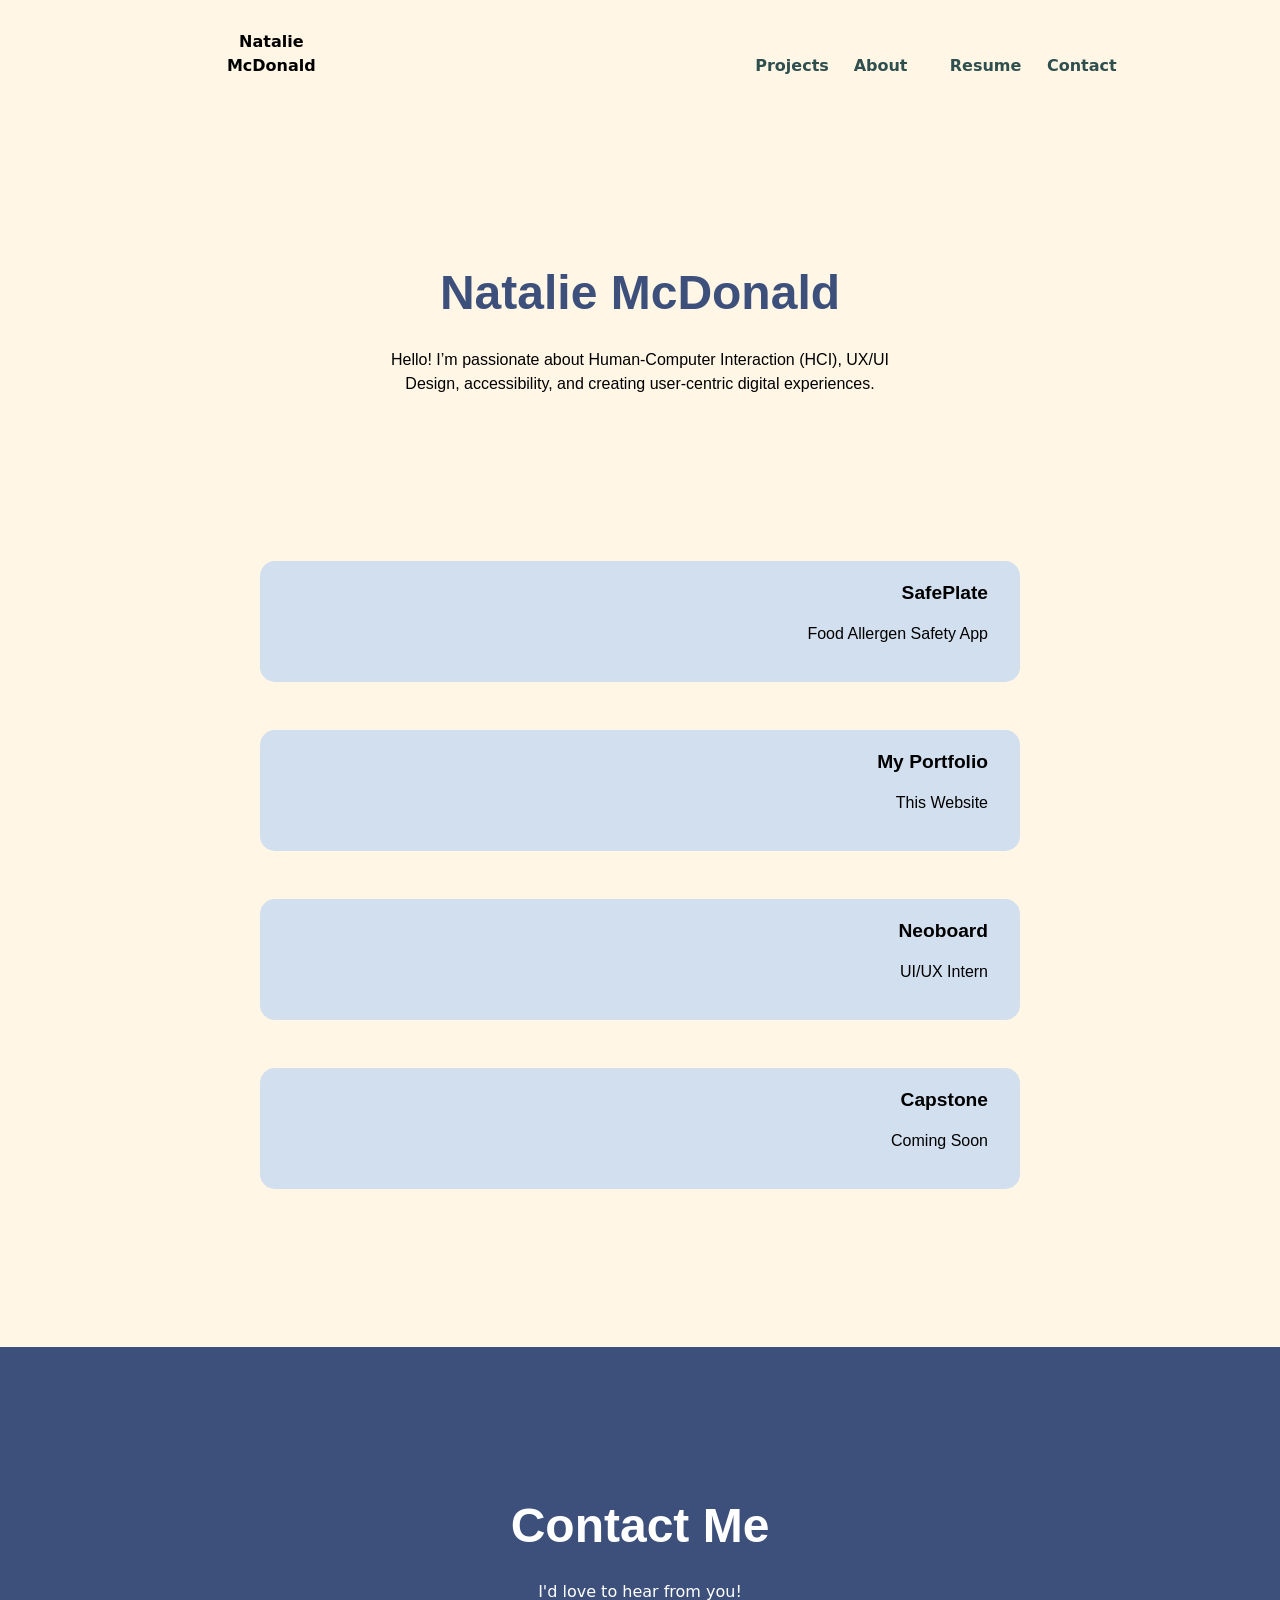
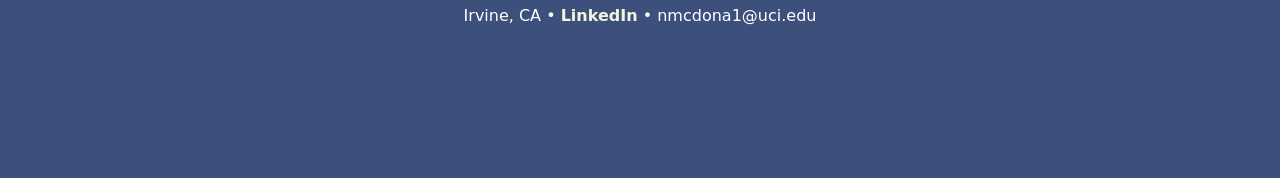
<file: index.html>
<!doctype html>
<html lang="en">

<!--
WRITTEN BY: Natalie McDonald
EMAIL: nmcdona1@uci.edu
-->

<head>
  <meta charset="utf-8">
  <meta name="author" content="Natalie McDonald">
  <meta name="description" content="Projects by Natalie McDonald">
  <meta name="viewport" content="width=device-width, initial-scale=1.0">
  <title>N.McDonald Portfolio</title>
  <link rel="stylesheet" href="bootstrap.min.css">
  <link rel="stylesheet" href="mainStyleSheet.css">
</head>

<body>
  <header>
    <!--
      The navigation bar at the top
      My name at the left, then at the right: Projects, About Me, Resume, Contact
    -->
    <div class="topNav container d-block d-sm-block">
      <ul>
        <!-- Name takes up 2 cols with a 2 col offset (cols 3 & 4) -->
        <li class="col-md-2 offset-md-1" id="topNavName"><strong>Natalie McDonald</strong></li>
        <!-- Pages take up 4 cols with a 2 col offset (cols 7-10) -->
        <li class="col-md-1 offset-md-4"><a href="index.html" class="active">Projects</a></li>
        <li class="col-md-1"><a href="about.html">About</a></li>
        <li class="col-md-1"><a href="resume.html">Resume</a></li>
        <li class="col-md-1"><a href="index.html#contact-section">Contact</a></li>
      </ul>
    </div>
  </header>


  <!-- 
    LANDING PAGE
    The main landing page section
    Includes the title and small description
  -->
  <div class = "justify-content-center">
    <div class="mainTitle container d-block d-sm-block">
      <div class = "row">
        <h1 class="nameH1 col-sm-8 offset-sm-2">Natalie McDonald</h1>
        <p class = "nameDes col-sm-6 offset-sm-3">Hello! I’m passionate about Human-Computer Interaction (HCI), UX/UI Design, accessibility, 
          and creating user-centric digital experiences.
        </p>
      </div>
    </div>
  </div>

  <!-- PROJECTS CONTAINER -->
  <div class="container d-block d-sm-block">

    <!-- PROJECT ONE-->
    <div class="row justify-content-center mb-2">
      <div class="project col-md-8 col-10" id="projectOne">
        <h2 class="projectTitle">SafePlate</h2>
        <p class="projectDes">
          Food Allergen Safety App
        </p>
      </div>
    </div>
    

    <!-- PROJECT TWO-->
    <div class="row justify-content-center mb-2"> 
      <div class="project col-md-8 col-10" id="projectTwo">
        <h2 class="projectTitle">My Portfolio</h2>
        <p class="projectDes">
          This Website
        </p>
      </div>
    </div>
    

    <!-- PROJECT THREE-->
    <div class="row justify-content-center mb-2">
      <div class="project col-md-8 col-10" id="projectThree">
        <h2 class="projectTitle">Neoboard</h2>
        <p class="projectDes">
          UI/UX Intern
        </p>
      </div>
    </div>

    <!-- PROJECT FOUR-->
    <div class="row justify-content-center mb-2">
      <div class="project col-md-8 col-10" id="projectFour">
        <h2 class="projectTitle">Capstone</h2>
        <p class="projectDes">
          Coming Soon
        </p>
      </div>
    </div>

  </div>

    <!-- CONTACT SECTION-->
  <div class="contact-section container-fluid d-block d-sm-block col-sm-12" id ="contact-section">
    <div class="row justify-content-center">
      <h2 class="contactH2 col-sm-8">Contact Me</h2>
      <p class="contactDes col-sm-6">I'd love to hear from you!<br>
          Irvine, CA • <a id="contact-li-link" href="https://www.linkedin.com/in/mcdonald-nat" rel="external">LinkedIn</a> • nmcdona1@uci.edu
      </p>
    </div>
  </div>


</body>

</html>
</file>
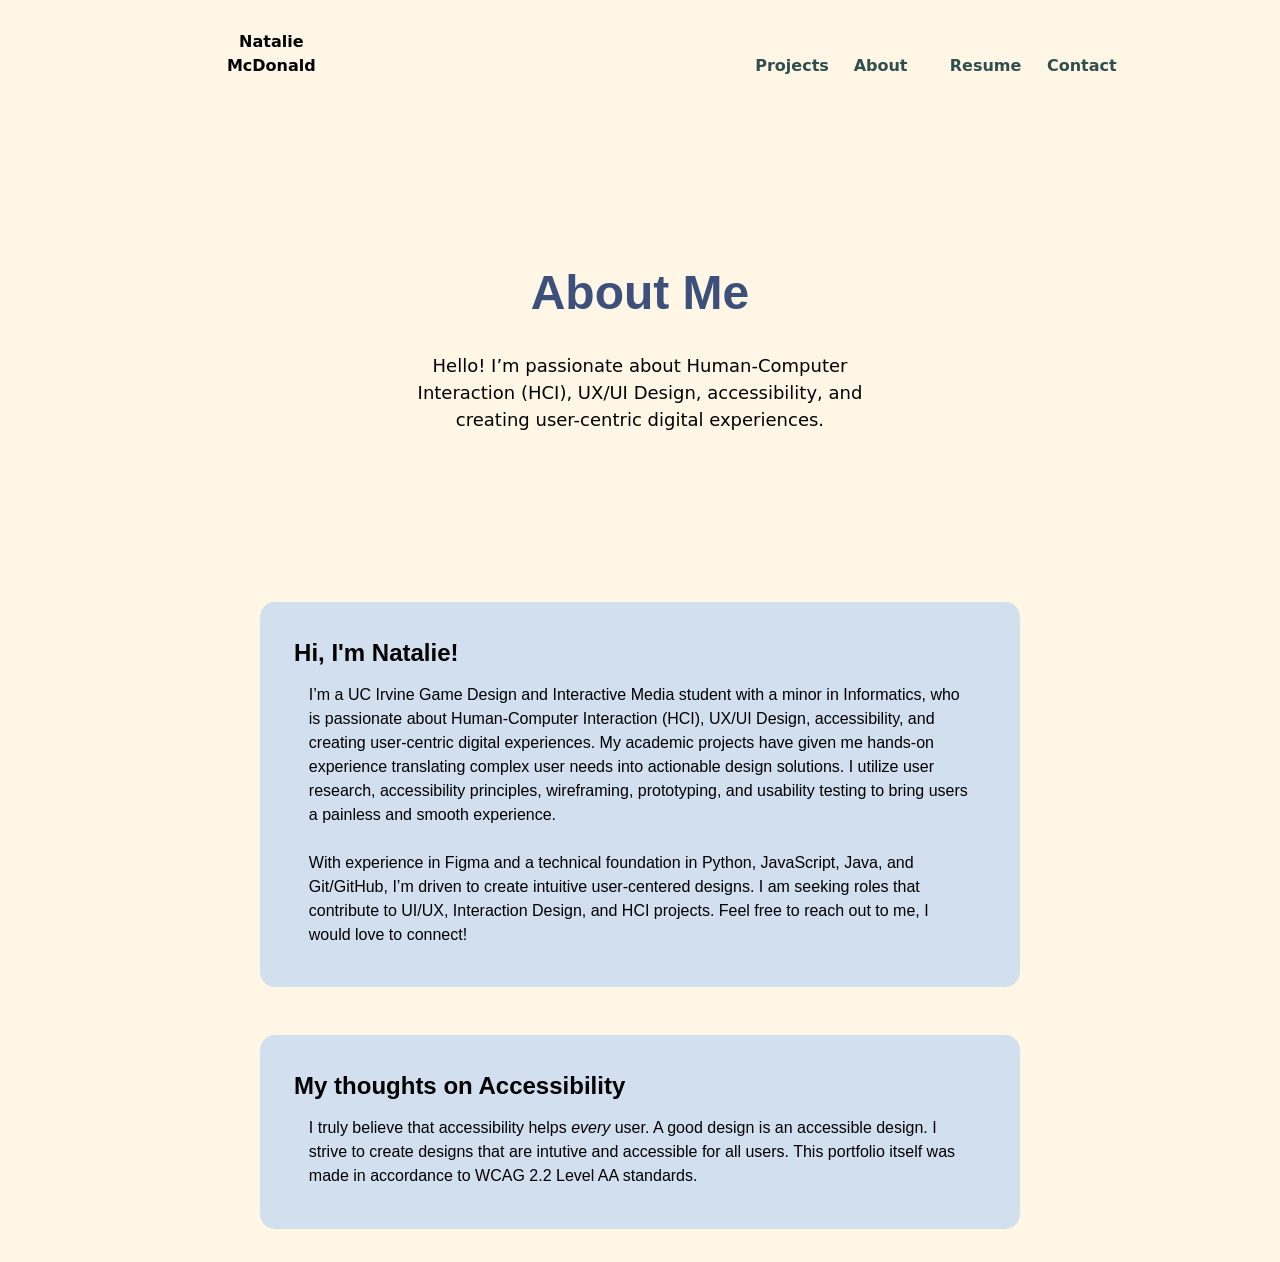
<file: about.html>
<!doctype html>
<html lang="en">

<!--
WRITTEN BY: Natalie McDonald
EMAIL: nmcdona1@uci.edu
-->

<head>
  <meta charset="utf-8">
  <meta name="author" content="Natalie McDonald">
  <meta name="description" content="About Natalie McDonald">
  <meta name="viewport" content="width=device-width, initial-scale=1.0">
  <title>N.McDonald Portfolio - About</title>
  <link rel="stylesheet" href="bootstrap.min.css">
  <link rel="stylesheet" href="aboutStyleSheet.css">
</head>

<body>

  <header>
    <!--
      The navigation bar at the top
      My name at the left, then at the right: Projects, About Me, Resume, Contact
    -->
    <div class="topNav container d-block d-sm-block">
      <ul>
        <!-- Name takes up 2 cols with a 2 col offset (cols 3 & 4) -->
        <li class="col-md-2 offset-md-1" id="topNavName"><strong>Natalie McDonald</strong></li>
        <!-- Pages take up 4 cols with a 2 col offset (cols 7-10) -->
        <li class="col-md-1 offset-md-4"><a href="index.html" class="active">Projects</a></li>
        <li class="col-md-1"><a href="about.html">About</a></li>
        <li class="col-md-1"><a href="resume.html">Resume</a></li>
        <li class="col-md-1"><a href="index.html#contact-section">Contact</a></li>
      </ul>
    </div>
  </header>

  
    <!-- ABOUT TITLE -->
    <div class = "row justify-content-center">
    <div class="container d-block d-sm-block col-md-8">
        <h1 class="aboutH1 col-md-8 offset-md-2 col-10 offset-1" id="aboutH1"><strong>About Me</strong></h1>
        <p class="aboutDes col-md-8 offset-md-2 col-10 offset-1" id="aboutH1Des"> 
            Hello! I’m passionate about Human-Computer Interaction (HCI), UX/UI Design, accessibility, 
        and creating user-centric digital experiences.
        </p>
    </div>
    </div>

  <!-- ABOUT CONTAINER -->
  <div class="container d-block d-sm-block">

    <!-- ABOUT ME-->
    <div class="row justify-content-center mb-2">
      <div class="aboutHolder col-md-8 col-10">
        <h2 class="aboutTitle"><strong>Hi, I'm Natalie!</strong></h2>
        <p class="aboutDes">
            I’m a UC Irvine Game Design and Interactive Media student with a minor in Informatics, who is passionate about Human-Computer Interaction (HCI), 
            UX/UI Design, accessibility, and creating user-centric digital experiences. 
            My academic projects have given me hands-on experience translating complex user needs into actionable design solutions.
            I utilize user research, accessibility principles, wireframing, prototyping, and usability testing to bring users a painless and smooth experience. <br><br>
            With experience in Figma and a technical foundation in Python, JavaScript, Java, and Git/GitHub, I’m driven to create intuitive user-centered designs. 
            I am seeking roles that contribute to UI/UX, Interaction Design, and HCI projects. Feel free to reach out to me, I would love to connect!
      </div>
    </div>

    <!-- ACCESSIBILITY-->
    <div class="row justify-content-center mb-2">
      <div class="aboutHolder col-md-8 col-10">
        <h2 class="aboutTitle"><strong>My thoughts on Accessibility</strong></h2>
        <p class="aboutDes">
            I truly believe that accessibility helps <em>every</em> user. A good design is an accessible design.
            I strive to create designs that are intutive and accessible for all users. This portfolio itself was made in
            accordance to WCAG 2.2 Level AA standards. 
      </div>
    </div>


  </div>

</body>
</html>
</file>
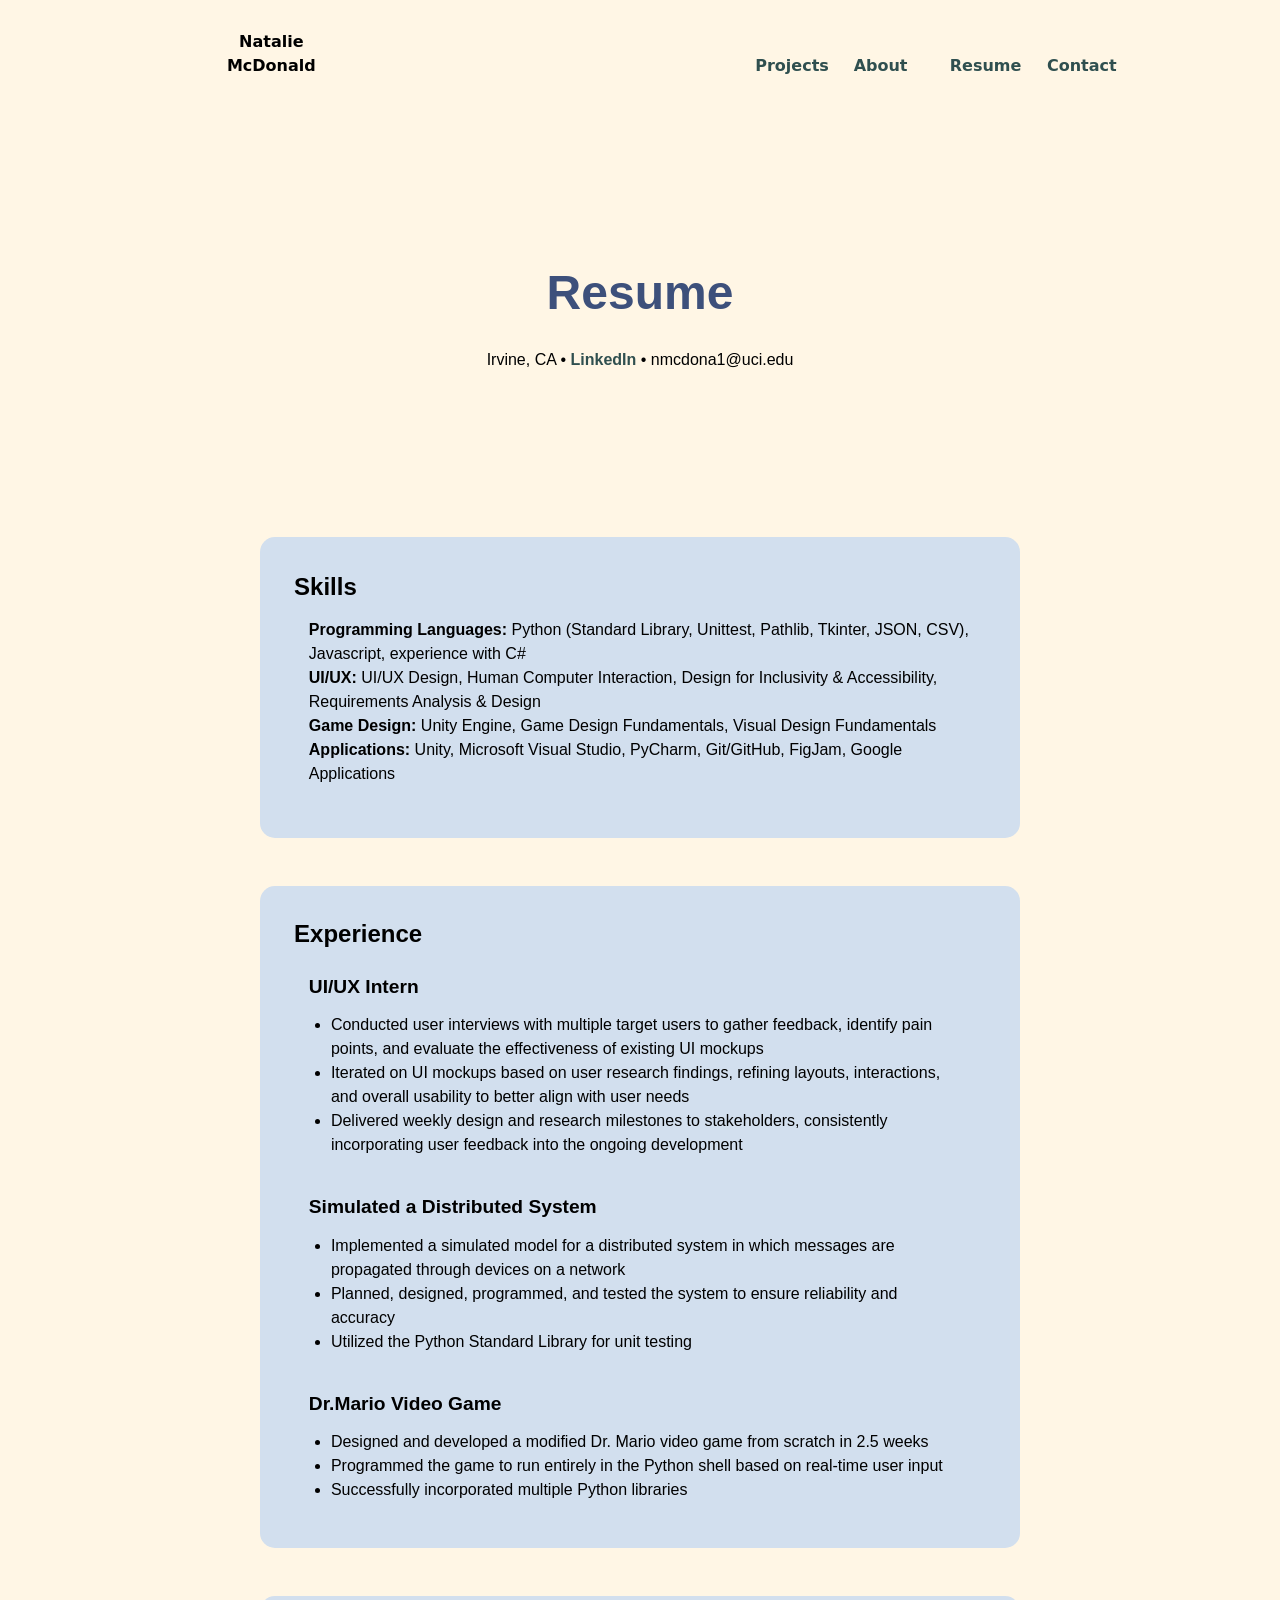
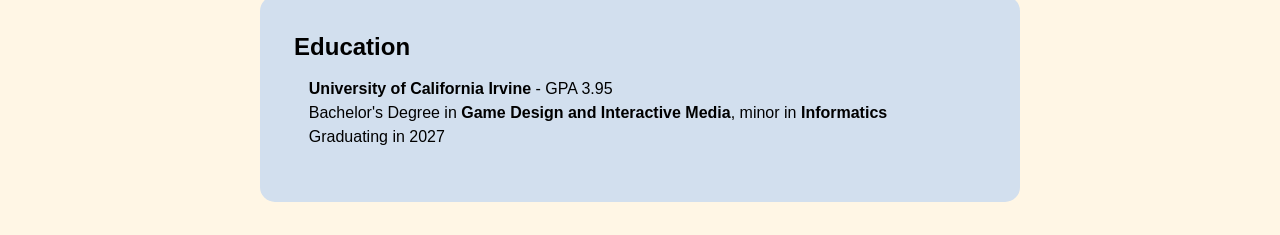
<file: resume.html>
<!doctype html>
<html lang="en">

<!--
WRITTEN BY: Natalie McDonald
EMAIL: nmcdona1@uci.edu
-->

<head>
  <meta charset="utf-8">
  <meta name="author" content="Natalie McDonald">
  <meta name="description" content="Resume of Natalie McDonald">
  <meta name="viewport" content="width=device-width, initial-scale=1.0">
  <title>N.McDonald Portfolio - Resume</title>
  <link rel="stylesheet" href="bootstrap.min.css">
  <link rel="stylesheet" href="resumeStyleSheet.css">
</head>


<body>
  <header>
    <!--
      The navigation bar at the top
      My name at the left, then at the right: Projects, About Me, Resume, Contact
    -->
    <div class="topNav container d-block d-sm-block">
      <ul>
        <!-- Name takes up 2 cols with a 2 col offset (cols 3 & 4) -->
        <li class="col-md-2 offset-md-1" id="topNavName"><strong>Natalie McDonald</strong></li>
        <!-- Pages take up 4 cols with a 2 col offset (cols 7-10) -->
        <li class="col-md-1 offset-md-4"><a href="index.html" class="active">Projects</a></li>
        <li class="col-md-1"><a href="about.html">About</a></li>
        <li class="col-md-1"><a href="resume.html">Resume</a></li>
        <li class="col-md-1"><a href="index.html#contact-section">Contact</a></li>
      </ul>
    </div>
  </header>


    <!-- RESUME TITLE -->
  <div class = "row justify-content-center">
    <div class="resumeTitle container d-block d-sm-block col-md-8 col-10">
      <h1 id="resumeH1"><strong>Resume</strong></h1>
      <p id="resumeDes"> 
          Irvine, CA • <a id="liLink" href="https://www.linkedin.com/in/mcdonald-nat">LinkedIn</a> • nmcdona1@uci.edu
      </p>
    </div>
  </div>

  <!-- SKILLS CONTAINER -->
  <div class="container d-block d-sm-block">

    <!-- SKILLS-->
    <div class="row justify-content-center mb-2">
      <div class="skillsHolder col-md-8 col-10">
        <h2 id="skillsTitle"><strong>Skills</strong></h2>
        <p id="skillsDes">
            <strong>Programming Languages: </strong>Python (Standard Library, Unittest, Pathlib, Tkinter, JSON, CSV), Javascript, experience with C#<br>
            <strong>UI/UX: </strong>UI/UX Design, Human Computer Interaction, Design for Inclusivity & Accessibility, Requirements Analysis & Design<br>
            <strong>Game Design: </strong>Unity Engine, Game Design Fundamentals, Visual Design Fundamentals<br>
            <strong>Applications: </strong>Unity, Microsoft Visual Studio, PyCharm, Git/GitHub, FigJam, Google Applications<br>
        </p>
      </div>
    </div>

    <!-- EXPERIENCE-->
    <div class="row justify-content-center mb-2">
      <div class="xpHolder col-md-8 col-10">
        <h2 class="xpH2Title"><strong>Experience</strong></h2>
            <h3 class="xpTitle"><strong>UI/UX Intern</strong></h3>
                <ul class="xpDes">
                    <li>Conducted user interviews with multiple target users to gather feedback, identify pain points, and evaluate the effectiveness of existing UI mockups</li>
                    <li>Iterated on UI mockups based on user research findings, refining layouts, interactions, and overall usability to better align with user needs</li>
                    <li>Delivered weekly design and research milestones to stakeholders, consistently incorporating user feedback into the ongoing development</li>
                </ul>
            <h3 class="xpTitle"><strong>Simulated a Distributed System</strong></h3>
                <ul class="xpDes">
                    <li>Implemented a simulated model for a distributed system in which messages are propagated through devices on a network</li>
                    <li>Planned, designed, programmed, and tested the system to ensure reliability and accuracy</li>
                    <li>Utilized the Python Standard Library for unit testing</li>
                </ul>
            <h3 class="xpTitle"><strong>Dr.Mario Video Game</strong></h3>
                <ul class="xpDes">
                    <li>Designed and developed a modified Dr. Mario video game from scratch in 2.5 weeks</li>
                    <li>Programmed the game to run entirely in the Python shell based on real-time user input</li>
                    <li>Successfully incorporated multiple Python libraries</li>
                </ul>
      </div>
    </div>

    <!-- EDUCATION-->
    <div class="row justify-content-center mb-2">
      <div class="eduHolder col-md-8 col-10">
        <h2 id="eduTitle"><strong>Education</strong></h2>
        <p id="eduDes">
            <strong>University of California Irvine</strong> - GPA 3.95<br>
            Bachelor's Degree in <strong>Game Design and Interactive Media</strong>, minor in <strong>Informatics</strong><br>
            Graduating in 2027
        </p>
      </div>
    </div>


  </div>

</body>
</html>
</file>
<file: mainStyleSheet.css>
/* COLORS: 
- Light Blue ##D2DFEE - text black
- Cream: #fff6e5 - text black
- Dark Blue #25304bff - text white
*/

body {
    background-color: #fff6e5;
}

/* --------TOP NAVIGATION BAR-------- */

.topNav {
    margin-top: 10px;
    margin-bottom: 10px;
}

.topNav ul{
  list-style-type: none;
  overflow: hidden;
  padding: 5px;
}

.topNav ul li {
  display: inline-block;
  text-align: center;
  padding: 15px 18px;
  color:darkslategray;
  transition: font-size 0.5s ease;
}

.topNav ul li a{
    transition: font-size 0.3s ease;
}

#topNavName{
    color: black;
}

/* Don't display on small and xs devices (landscape phones, 576px and up) */
@media (max-width: 767.98px) {
    #topNavName{
        display: none;
    }
}

/* mouse over link */
.topNav ul li a:hover {
  color: black;
  font-size: 110%;
}

a {
  color: darkslategray; /* default link color */
  font-weight: bold;
  text-decoration: none; /* no underline */
}

/* a:link { color: darkslategray; }       unvisited link */
/* a:visited { color: darkslategray; }    visited link */        
a:active { color: black; }            /* link clicked */


/* --------MAIN TITLE-------- */

.mainTitle{
    text-align: center;
    font-family : 'Arial';
	color: black;
}

.nameH1{
    margin-block-start: 150px; /* margin top */
    margin-block-end: 26px; /* margin bottom */
    font-family : 'Arial';
	color: #3d507b; /*  3d507b 6d4a65 */
    font-size: 3em; /* 48 px */
    font-weight: bold;
}

.nameDes{
    margin-block-end: 150px; /* margin bottom */
}

/* --------PROJECTS-------- */

.project{
    margin-top: 15px;
    margin-bottom: 25px;
    border-radius: 15px;
    background-color: #D2DFEE;
    text-align: center;
	font-family : 'Arial';
	color: black;
    transition: width 0.5s ease;
    justify-content: center;
}

.projectTitle{
    padding: 20px 20px 5px; /* top, right and left, bottom */
    text-align: right;
    font-size: larger; 
    font-weight: bold;
}

.projectDes{
    padding: 5px 20px 20px; /* top, right and left, bottom */
    text-align: right;
}

#projectFour{
    margin-bottom: 150px;
}

.project:hover{
    background-color: #B5CAE3;
    width: 101%;
}

/* --------CONTACT-------- */

.contact-section{
    background-color: #3d507b;
    margin-left: 0px;
    margin-right:0px;
}

.contactH2{
    margin-block-start: 150px; /* margin top */
    margin-block-end: 26px; /* margin bottom */
    font-family : 'Arial';
	color: white; /*  3d507b 6d4a65 */
    font-size: 3em; /* 48 px */
    font-weight: bold;
    text-align: center;
}

.contactDes{
    margin-block-end: 150px; /* margin bottom */
    text-align: center;
    color: white;
}

#contact-li-link{
    color:beige;
    transition: font-size 0.3s ease;
}

/* mouse over link */
#contact-li-link:hover {
  color: #fff6e5; /* fff6e5 */
  font-size: 110%;
}
</file>
<file: aboutStyleSheet.css>
/* COLORS: 
- Light Blue ##D2DFEE - text black
- Cream: #fff6e5 - text black
- Dark Blue #25304bff - text white
*/

body {
    background-color: #fff6e5;
}

/* --------TOP NAVIGATION BAR-------- */

.topNav {
    margin-top: 10px;
    /* margin-right: 145px; */
    margin-bottom: 10px;
    /* margin-left: 145px; */
}

.topNav ul{
  list-style-type: none;
  overflow: hidden;
  padding: 5px;
}

.topNav ul li {
  display: inline-block;
  text-align: center;
  padding: 15px 18px;
}

.topNav ul li a{
    transition: font-size 0.5s ease;
}

#topNavName{
    color: black;
}

/* Don't display on small and xs devices (landscape phones, 576px and up) */
@media (max-width: 767.98px) {
    #topNavName{
        display: none;
    }
}

a {
  color: darkslategray; /* default link color */
  font-weight: bold;
  text-decoration: none; /* no underline */
}

/* mouse over link */
a:hover {
  color: black;
  font-size: 110%;
  transition: font-size 0.3s ease;
}
       
a:active { color: black; }            /* link clicked */

/* --------ABOUT SECTION-------- */
.aboutHolder{
    background-color:#D2DFEE;
    border-radius: 15px;
    font-family : 'Arial';
	color: black;
    margin-top: 15px;
    margin-bottom: 25px;
    border-radius: 15px;
}

.aboutTitle{
    text-align: left;
    font-family : 'Arial';
    font-size: x-large;
	color: black;
    padding: 5% 3% 0.5%; /* top, right and left, bottom */
}

.aboutDes{
    padding: 0.5% 5% 0.5%; /* top, right and left, bottom */
    margin-bottom: 5%;
}

#aboutH1{
    margin-block-start: 150px; /* margin top */
    margin-block-end: 26px; /* margin bottom */
    font-family : 'Arial';
	color: #3d507b; /*  3d507b 6d4a65 */
    font-size: 3em;
    text-align: center;
}

#aboutH1Des{
    text-align: center;
    color: black;
    margin-bottom: 150px;
    font-size: large; 
}
</file>
<file: resumeStyleSheet.css>
/* COLORS: 
- Light Blue ##D2DFEE - text black
- Cream: #fff6e5 - text black
- Dark Blue #25304bff - text white
*/

body {
    background-color: #fff6e5;
}

/* --------TOP NAVIGATION BAR-------- */

.topNav {
    margin-top: 10px;
    /* margin-right: 145px; */
    margin-bottom: 10px;
    /* margin-left: 145px; */
}

.topNav ul{
  list-style-type: none;
  overflow: hidden;
  padding: 5px;
}

.topNav ul li {
  display: inline-block;
  text-align: center;
  padding: 15px 18px;
}

.topNav ul li a{
    transition: font-size 0.5s ease;
}

#topNavName{
    color: black;
}

/* Don't display on small and xs devices (landscape phones, 576px and up) */
@media (max-width: 767.98px) {
    #topNavName{
        display: none;
    }
}

a {
  color: darkslategray; /* default link color */
  font-weight: bold;
  text-decoration: none; /* no underline */
}

/* mouse over link */
a:hover {
  color: black;
  font-size: 110%;
  transition: font-size 0.3s ease;
}
       
a:active { color: black; }            /* link clicked */


/* --------RESUME TITLE-------- */

.resumeTitle{
    text-align: center;
    font-family : 'Arial';
	color: black;
}

#resumeH1{
    margin-block-start: 150px; /* margin top */
    margin-block-end: 26px; /* margin bottom */
    font-family : 'Arial';
	color: #3d507b; /*  3d507b 6d4a65 */
    font-size: 3em; /* 48 px */
}

#resumeDes{
    margin-block-end: 150px; /* margin bottom */
}

/* --------SKILLS SECTION-------- */
.skillsHolder{
    background-color:#D2DFEE;
    border-radius: 15px;
    font-family : 'Arial';
	color: black;
    margin-top: 15px;
    margin-bottom: 25px;
    border-radius: 15px;
}

#skillsTitle{
    padding: 5% 3% 0.5%; /* top, right and left, bottom */
    font-size: x-large;
}

#skillsDes{
    padding: 0.5% 5% 5%; /* top, right and left, bottom */
}

/* --------XP SECTION-------- */
.xpHolder{
    background-color:#D2DFEE;
    border-radius: 15px;
    font-family : 'Arial';
	color: black;
    margin-top: 15px;
    margin-bottom: 25px;
    padding-bottom: 2%;
    padding-top: 1%;
    border-radius: 15px;
}

.xpH2Title{
    padding: 3% 3% 0.5%; /* top, right and left, bottom */
    font-size: x-large;
}

.xpTitle{
    padding: 2% 5% 0.5%; /* top, right and left, bottom */
    font-size: larger; 
}

.xpDes{
    padding: 0.5% 8% 1%; /* top, right and left, bottom */
}

/* --------EDUCATION SECTION-------- */
.eduHolder{
    background-color:#D2DFEE;
    border-radius: 15px;
    font-family : 'Arial';
	color: black;
    margin-top: 15px;
    margin-bottom: 25px;
    border-radius: 15px;
}

#eduTitle{
    padding: 5% 3% 0.5%; /* top, right and left, bottom */
    font-size: x-large;
}

#eduDes{
    padding: 0.5% 5% 5%; /* top, right and left, bottom */
}
</file>
